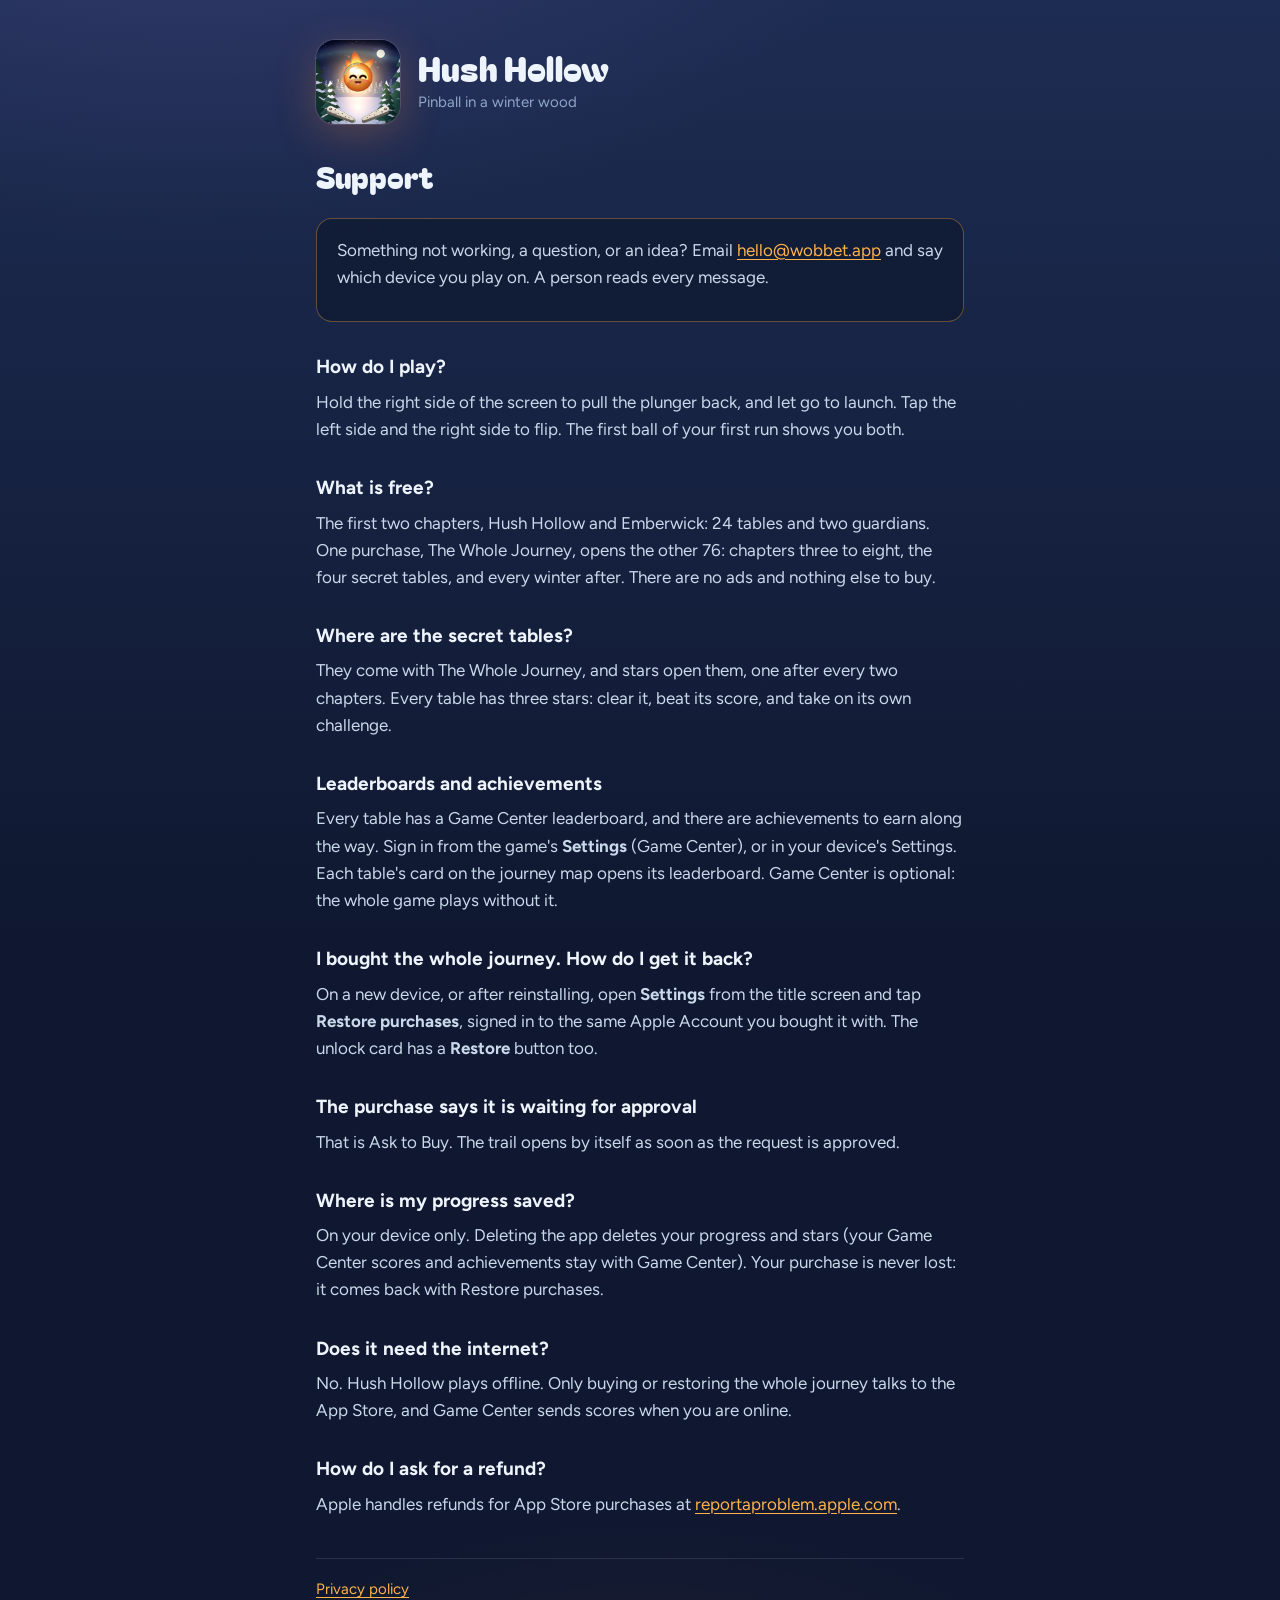
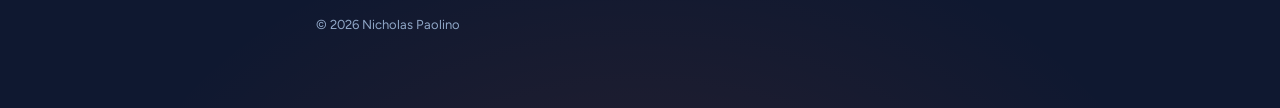
<file: index.html>
<!doctype html>
<html lang="en">
<head>
<meta charset="utf-8">
<meta name="viewport" content="width=device-width, initial-scale=1">
<title>Support · Hush Hollow</title>
<meta name="description" content="Help with Hush Hollow, a pinball adventure in a winter wood.">
<meta name="theme-color" content="#0f1830">
<link rel="icon" href="assets/icon-256.png">
<link rel="stylesheet" href="assets/site.css">
</head>
<body>
<main>
  <header>
    <img src="assets/icon-256.png" alt="">
    <div><p class="brand">Hush Hollow</p><p class="tag">Pinball in a winter wood</p></div>
  </header>

  <h1>Support</h1>
  <div class="card contact">
    <p>Something not working, a question, or an idea? Email <a href="mailto:hello@wobbet.app?subject=Hush%20Hollow">hello@wobbet.app</a>
    and say which device you play on. A person reads every message.</p>
  </div>

  <h2>How do I play?</h2>
  <p>Hold the right side of the screen to pull the plunger back, and let go to launch. Tap the left side and the right side
  to flip. The first ball of your first run shows you both.</p>

  <h2>What is free?</h2>
  <p>The first two chapters, Hush Hollow and Emberwick: 24 tables and two guardians. One purchase, The Whole Journey, opens
  the other 76: chapters three to eight, the four secret tables, and every winter after. There are no ads and nothing else
  to buy.</p>

  <h2>Where are the secret tables?</h2>
  <p>They come with The Whole Journey, and stars open them, one after every two chapters. Every table has three stars:
  clear it, beat its score, and take on its own challenge.</p>

  <h2>Leaderboards and achievements</h2>
  <p>Every table has a Game Center leaderboard, and there are achievements to earn along the way. Sign in from the game's
  <strong>Settings</strong> (Game Center), or in your device's Settings. Each table's card on the journey map opens its
  leaderboard. Game Center is optional: the whole game plays without it.</p>

  <h2>I bought the whole journey. How do I get it back?</h2>
  <p>On a new device, or after reinstalling, open <strong>Settings</strong> from the title screen and tap
  <strong>Restore purchases</strong>, signed in to the same Apple Account you bought it with. The unlock card has a
  <strong>Restore</strong> button too.</p>

  <h2>The purchase says it is waiting for approval</h2>
  <p>That is Ask to Buy. The trail opens by itself as soon as the request is approved.</p>

  <h2>Where is my progress saved?</h2>
  <p>On your device only. Deleting the app deletes your progress and stars (your Game Center scores and achievements stay
  with Game Center). Your purchase is never lost: it comes back with Restore purchases.</p>

  <h2>Does it need the internet?</h2>
  <p>No. Hush Hollow plays offline. Only buying or restoring the whole journey talks to the App Store, and Game Center
  sends scores when you are online.</p>

  <h2>How do I ask for a refund?</h2>
  <p>Apple handles refunds for App Store purchases at <a href="https://reportaproblem.apple.com">reportaproblem.apple.com</a>.</p>

  <nav><a href="privacy/">Privacy policy</a></nav>
  <footer>© 2026 Nicholas Paolino</footer>
</main>
</body>
</html>
</file>
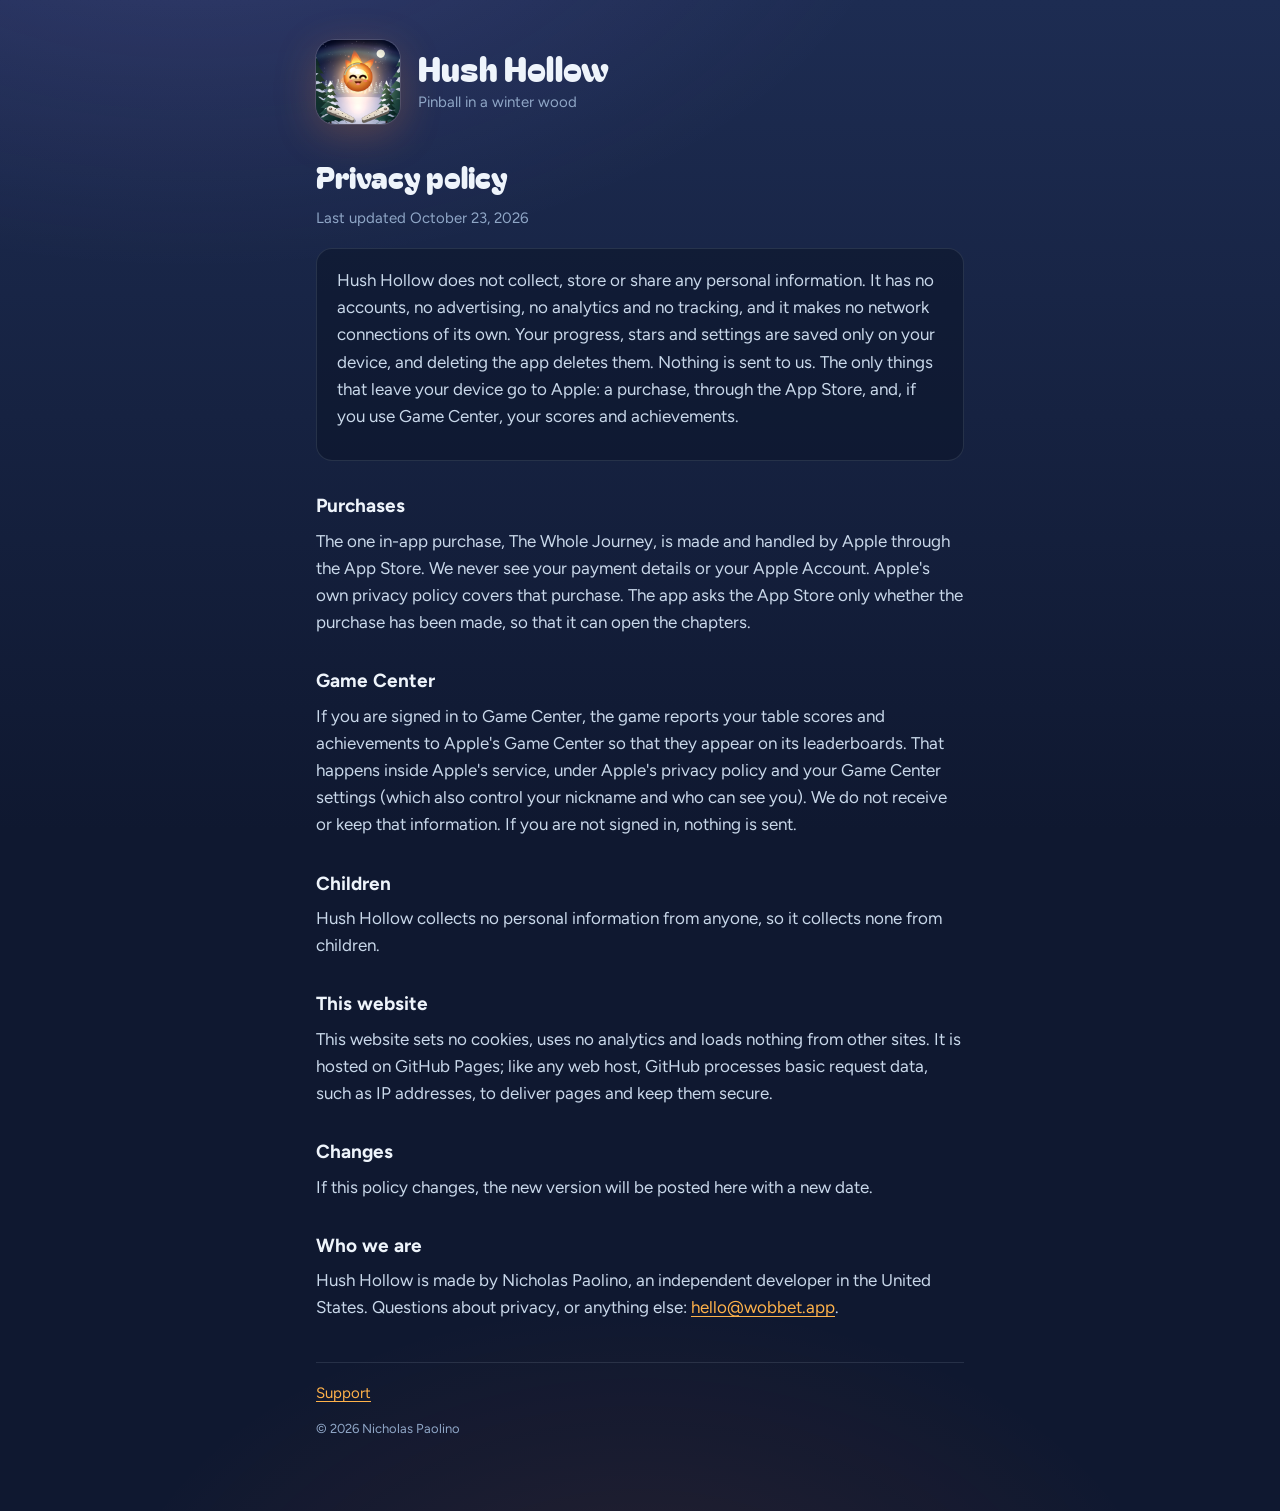
<file: privacy/index.html>
<!doctype html>
<html lang="en">
<head>
<meta charset="utf-8">
<meta name="viewport" content="width=device-width, initial-scale=1">
<title>Privacy policy · Hush Hollow</title>
<meta name="description" content="Hush Hollow collects no personal information.">
<meta name="theme-color" content="#0f1830">
<link rel="icon" href="../assets/icon-256.png">
<link rel="stylesheet" href="../assets/site.css">
</head>
<body>
<main>
  <header>
    <img src="../assets/icon-256.png" alt="">
    <div><p class="brand">Hush Hollow</p><p class="tag">Pinball in a winter wood</p></div>
  </header>

  <h1>Privacy policy</h1>
  <p class="muted">Last updated October 23, 2026</p>

  <div class="card">
    <p>Hush Hollow does not collect, store or share any personal information. It has no accounts, no advertising, no
    analytics and no tracking, and it makes no network connections of its own. Your progress, stars and settings are saved
    only on your device, and deleting the app deletes them. Nothing is sent to us. The only things that leave your device
    go to Apple: a purchase, through the App Store, and, if you use Game Center, your scores and achievements.</p>
  </div>

  <h2>Purchases</h2>
  <p>The one in-app purchase, The Whole Journey, is made and handled by Apple through the App Store. We never see your
  payment details or your Apple Account. Apple's own privacy policy covers that purchase. The app asks the App Store only
  whether the purchase has been made, so that it can open the chapters.</p>

  <h2>Game Center</h2>
  <p>If you are signed in to Game Center, the game reports your table scores and achievements to Apple's Game Center so that
  they appear on its leaderboards. That happens inside Apple's service, under Apple's privacy policy and your Game Center
  settings (which also control your nickname and who can see you). We do not receive or keep that information. If you are
  not signed in, nothing is sent.</p>

  <h2>Children</h2>
  <p>Hush Hollow collects no personal information from anyone, so it collects none from children.</p>

  <h2>This website</h2>
  <p>This website sets no cookies, uses no analytics and loads nothing from other sites. It is hosted on GitHub Pages; like
  any web host, GitHub processes basic request data, such as IP addresses, to deliver pages and keep them secure.</p>

  <h2>Changes</h2>
  <p>If this policy changes, the new version will be posted here with a new date.</p>

  <h2>Who we are</h2>
  <p>Hush Hollow is made by Nicholas Paolino, an independent developer in the United States. Questions about privacy, or
  anything else: <a href="mailto:hello@wobbet.app?subject=Hush%20Hollow">hello@wobbet.app</a>.</p>

  <nav><a href="../">Support</a></nav>
  <footer>© 2026 Nicholas Paolino</footer>
</main>
</body>
</html>
</file>
<file: assets/site.css>
/* Hush Hollow: support and privacy pages. The game's night palette: moonlight from the upper left, warm light only from
   the ember, cold things blue-violet, no pure black. Fonts are self-hosted (OFL), so the pages call no one else. */
@font-face{font-family:"Bagel Fat One";src:url(bagel.woff) format("woff");font-display:swap}
@font-face{font-family:Figtree;src:url(figtree.woff) format("woff");font-weight:300 900;font-display:swap}
:root{--night:#0f1830;--night2:#1d2c52;--snow:#eef4fb;--snow2:#c9d8ea;--snow3:#8fa6c6;--ember:#ffb24a;--ember2:#ff6d2e;--ice:#8ce6dc;--aurora:#a88bff;color-scheme:dark}
*{box-sizing:border-box}
html{background:var(--night)}
body{margin:0;min-height:100vh;color:var(--snow2);font:17px/1.6 Figtree,system-ui,-apple-system,sans-serif;
  background:radial-gradient(1200px 700px at 15% -10%,rgba(168,139,255,.16),transparent 60%),
             radial-gradient(900px 600px at 50% 110%,rgba(255,109,46,.10),transparent 60%),
             linear-gradient(180deg,var(--night2),var(--night) 55%)}
main{max-width:680px;margin:0 auto;padding:40px 16px 72px}
header{display:flex;align-items:center;gap:18px;margin-bottom:28px}
header img{width:84px;height:84px;border-radius:19px;box-shadow:0 0 0 1px rgba(238,244,251,.12),0 10px 40px rgba(255,140,60,.25)}
.brand{font-family:"Bagel Fat One",Figtree,sans-serif;font-size:34px;line-height:1.05;color:var(--snow);margin:0;letter-spacing:.2px}
.tag{margin:4px 0 0;color:var(--snow3);font-size:15px}
h1{font-family:"Bagel Fat One",Figtree,sans-serif;font-weight:400;color:var(--snow);font-size:30px;margin:8px 0 6px}
h2{color:var(--snow);font-size:19px;margin:30px 0 6px}
p{margin:0 0 12px}
a{color:var(--ember);text-underline-offset:3px}
a:hover{color:#ffd08a}
.card{background:rgba(12,20,40,.55);border:1px solid rgba(201,216,234,.12);border-radius:16px;padding:18px 20px;margin:18px 0}
.contact{border-color:rgba(255,178,74,.35)}
.muted{color:var(--snow3);font-size:15px}
nav{margin-top:40px;padding-top:18px;border-top:1px solid rgba(201,216,234,.12);display:flex;gap:22px;flex-wrap:wrap;font-size:15px}
footer{margin-top:14px;color:var(--snow3);font-size:13px}
</file>
